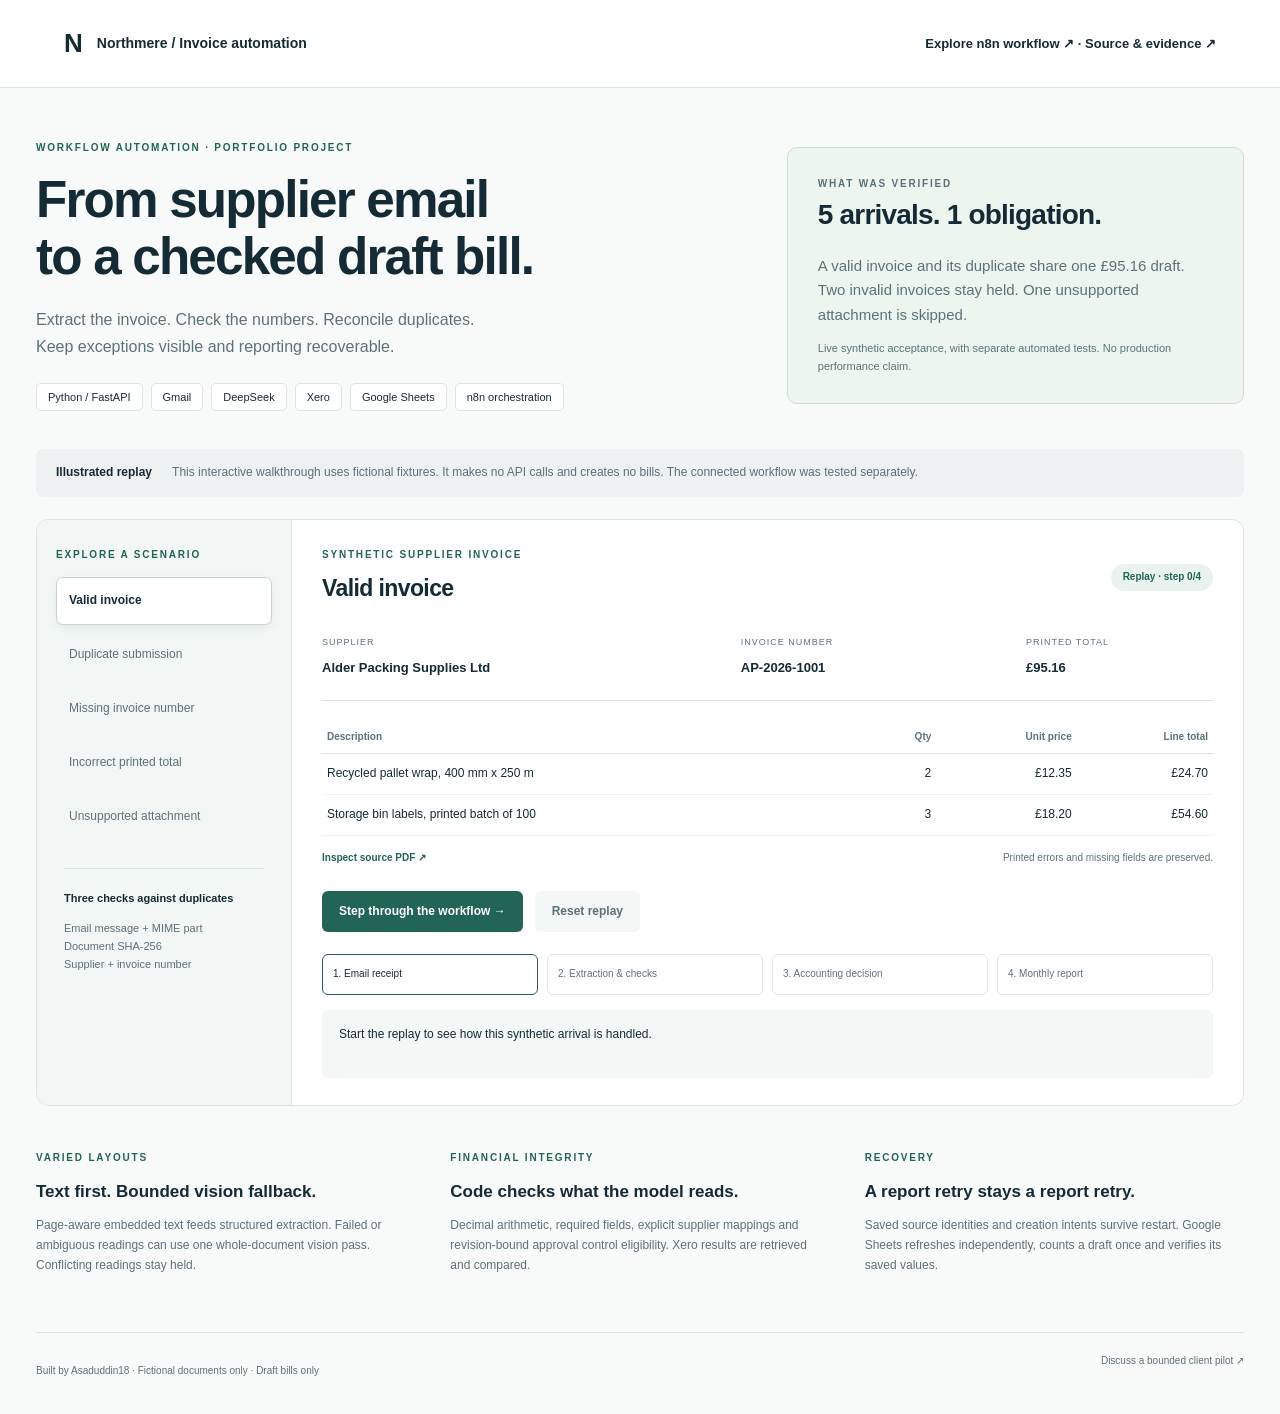
<file: site/index.html>
<!doctype html>
<html lang="en"><head><meta charset="utf-8"><meta name="viewport" content="width=device-width,initial-scale=1"><meta name="description" content="Supplier invoice automation portfolio: Gmail, DeepSeek extraction, validation, configurable review, Xero drafts and Google Sheets."><title>Northmere · Invoice automation</title><link rel="stylesheet" href="style.css"><script src="demo.js" defer></script></head>
<body><header><a class="brand" href="./">N<span>Northmere / Invoice automation</span></a><nav><a href="n8n.html">Explore n8n workflow ↗</a> · <a href="https://github.com/Asaduddin18/invoice-intake-automation-portfolio">Source &amp; evidence ↗</a></nav></header>
<main><section class="hero"><div><p class="eyebrow">WORKFLOW AUTOMATION · PORTFOLIO PROJECT</p><h1>From supplier email<br>to a checked draft bill.</h1><p class="intro">Extract the invoice. Check the numbers. Reconcile duplicates.<br>Keep exceptions visible and reporting recoverable.</p><div class="chips"><span>Python / FastAPI</span><span>Gmail</span><span>DeepSeek</span><span>Xero</span><span>Google Sheets</span><span>n8n orchestration</span></div></div><aside class="evidence"><p class="eyebrow">WHAT WAS VERIFIED</p><strong>5 arrivals. 1 obligation.</strong><p>A valid invoice and its duplicate share one £95.16 draft. Two invalid invoices stay held. One unsupported attachment is skipped.</p><p class="small">Live synthetic acceptance, with separate automated tests. No production performance claim.</p></aside></section>
<section class="notice"><b>Illustrated replay</b><span>This interactive walkthrough uses fictional fixtures. It makes no API calls and creates no bills. The connected workflow was tested separately.</span></section>
<section class="workspace"><aside class="chooser"><p class="eyebrow">EXPLORE A SCENARIO</p><div id="scenarios"></div><div class="key"><b>Three checks against duplicates</b><p>Email message + MIME part<br>Document SHA-256<br>Supplier + invoice number</p></div></aside><article class="case"><div class="casehead"><div><p class="eyebrow">SYNTHETIC SUPPLIER INVOICE</p><h2 id="case-name">Loading fixtures…</h2></div><span id="badge" class="badge">Ready</span></div><div class="facts"><div><small>SUPPLIER</small><b id="supplier"></b></div><div><small>INVOICE NUMBER</small><b id="number"></b></div><div><small>PRINTED TOTAL</small><b id="total"></b></div></div><div class="tablewrap"><table><thead><tr><th>Description</th><th>Qty</th><th>Unit price</th><th>Line total</th></tr></thead><tbody id="items"></tbody></table></div><div class="sourcebar"><a id="source" target="_blank" rel="noopener">Inspect source PDF ↗</a><span>Printed errors and missing fields are preserved.</span></div><div class="runbar"><button id="run" type="button">Step through the workflow →</button><button id="reset" type="button" class="quiet">Reset replay</button></div><ol class="flow" id="flow"></ol><div class="outcome" id="outcome" aria-live="polite"></div></article></section>
<section class="closing"><article><p class="eyebrow">VARIED LAYOUTS</p><h3>Text first. Bounded vision fallback.</h3><p>Page-aware embedded text feeds structured extraction. Failed or ambiguous readings can use one whole-document vision pass. Conflicting readings stay held.</p></article><article><p class="eyebrow">FINANCIAL INTEGRITY</p><h3>Code checks what the model reads.</h3><p>Decimal arithmetic, required fields, explicit supplier mappings and revision-bound approval control eligibility. Xero results are retrieved and compared.</p></article><article><p class="eyebrow">RECOVERY</p><h3>A report retry stays a report retry.</h3><p>Saved source identities and creation intents survive restart. Google Sheets refreshes independently, counts a draft once and verifies its saved values.</p></article></section>
<footer><p>Built by <a href="https://github.com/Asaduddin18">Asaduddin18</a> · Fictional documents only · Draft bills only</p><a href="https://github.com/Asaduddin18/invoice-intake-automation-portfolio/blob/main/docs/client-pilot.md">Discuss a bounded client pilot ↗</a></footer></main></body></html>
</file>
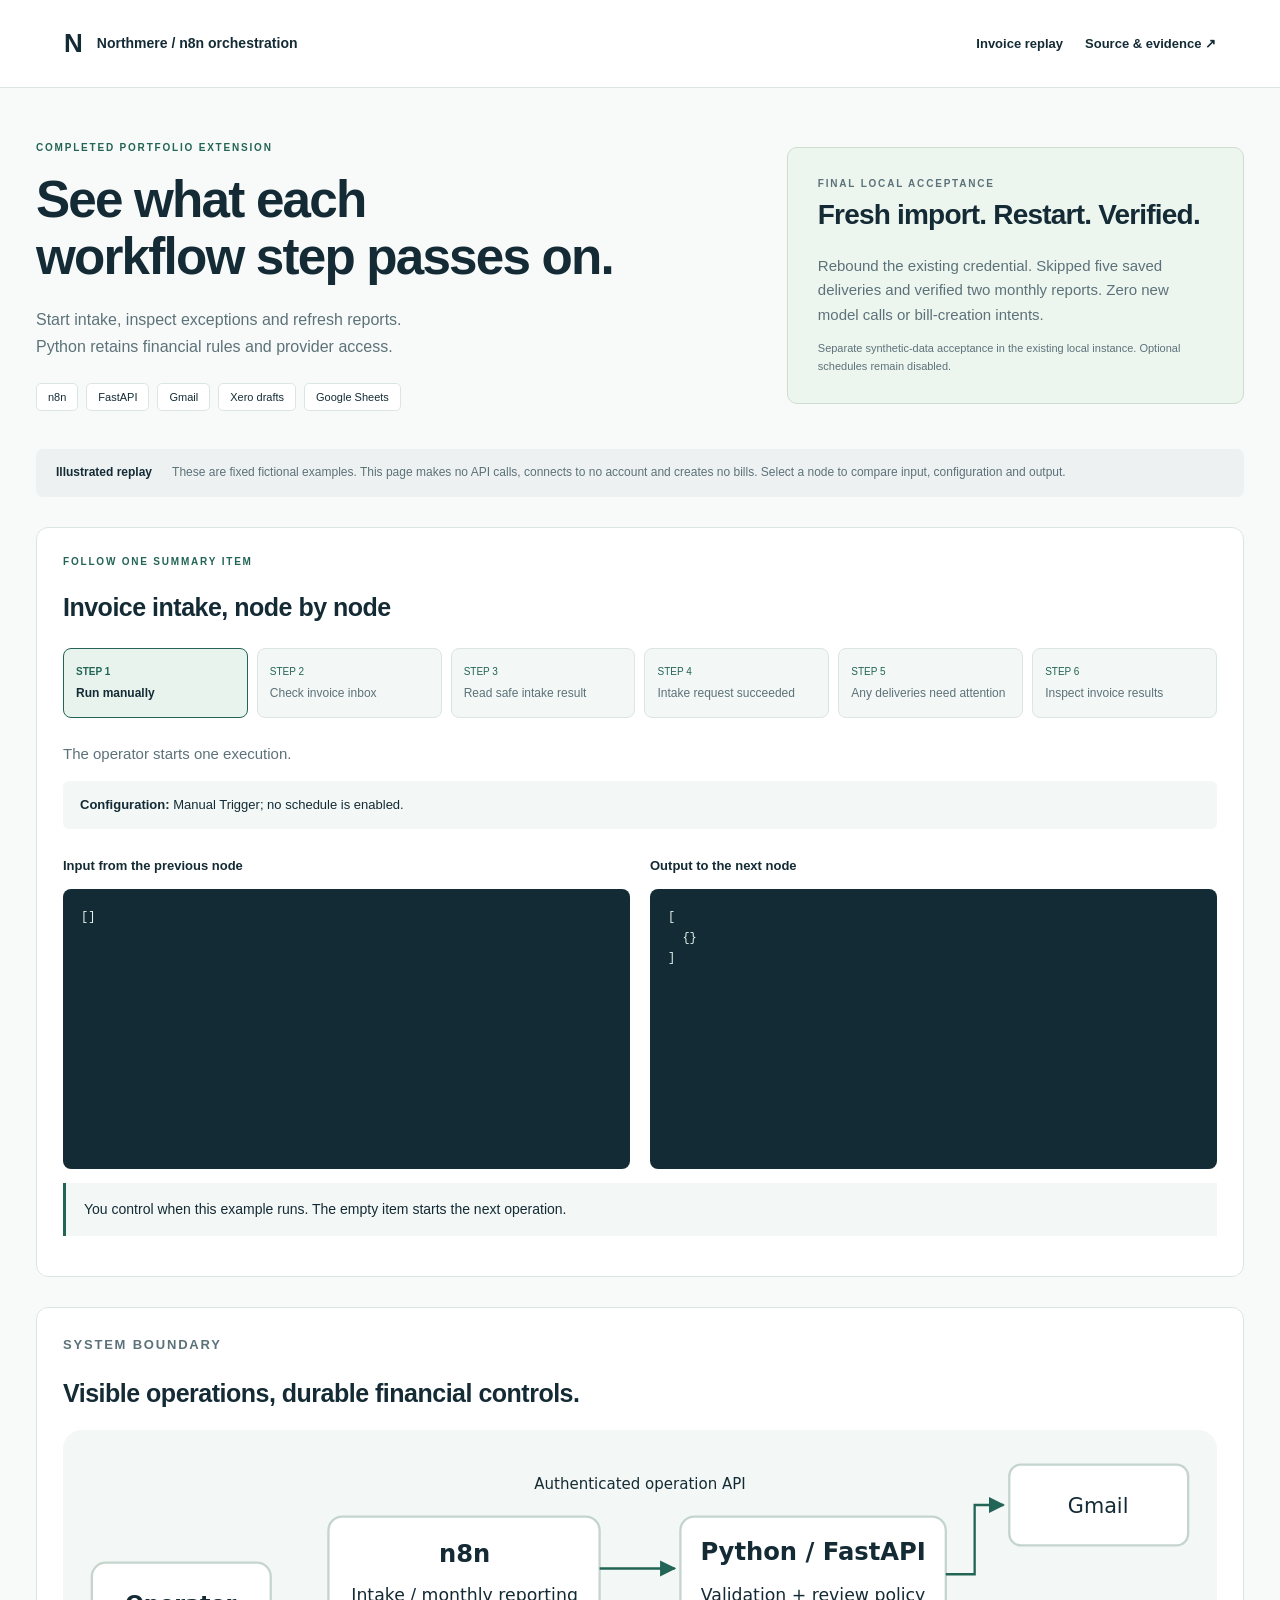
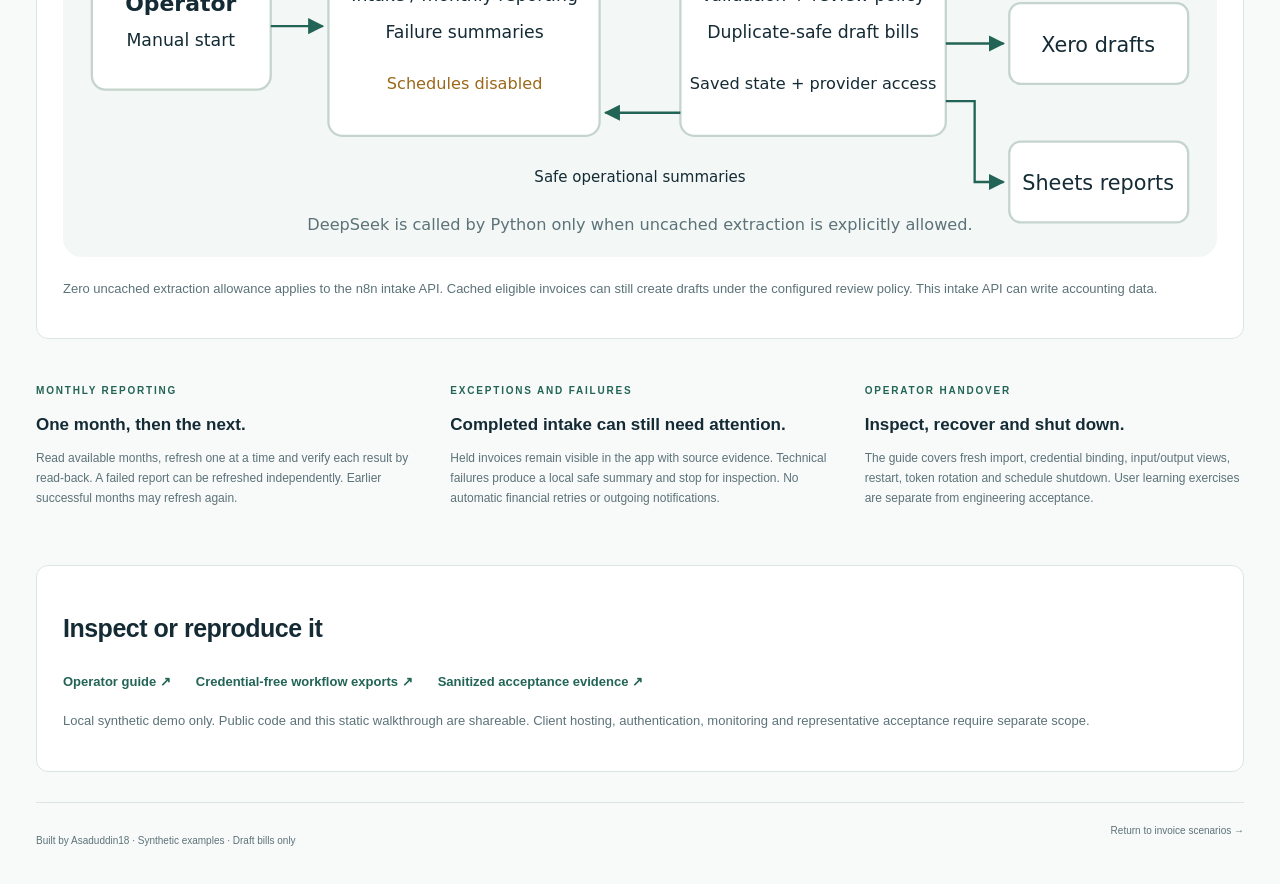
<file: site/n8n.html>
<!doctype html>
<html lang="en"><head><meta charset="utf-8"><meta name="viewport" content="width=device-width,initial-scale=1"><meta name="description" content="Inspect n8n invoice automation node inputs, outputs, exception routing and recovery using fictional fixed data."><title>Northmere · n8n workflow walkthrough</title><link rel="stylesheet" href="style.css"><link rel="stylesheet" href="n8n.css"><script src="n8n-demo.js" defer></script></head>
<body><header><a class="brand" href="./">N<span>Northmere / n8n orchestration</span></a><nav><a href="./">Invoice replay</a><a href="https://github.com/Asaduddin18/invoice-intake-automation-portfolio">Source &amp; evidence ↗</a></nav></header>
<main><section class="hero"><div><p class="eyebrow">COMPLETED PORTFOLIO EXTENSION</p><h1>See what each<br>workflow step passes on.</h1><p class="intro">Start intake, inspect exceptions and refresh reports.<br>Python retains financial rules and provider access.</p><div class="chips"><span>n8n</span><span>FastAPI</span><span>Gmail</span><span>Xero drafts</span><span>Google Sheets</span></div></div><aside class="evidence"><p class="eyebrow">FINAL LOCAL ACCEPTANCE</p><strong>Fresh import. Restart. Verified.</strong><p>Rebound the existing credential. Skipped five saved deliveries and verified two monthly reports. Zero new model calls or bill-creation intents.</p><p class="small">Separate synthetic-data acceptance in the existing local instance. Optional schedules remain disabled.</p></aside></section>
<section class="notice"><b>Illustrated replay</b><span>These are fixed fictional examples. This page makes no API calls, connects to no account and creates no bills. Select a node to compare input, configuration and output.</span></section>
<section class="orchestration" aria-labelledby="inspect-title"><p class="eyebrow">FOLLOW ONE SUMMARY ITEM</p><h2 id="inspect-title">Invoice intake, node by node</h2><div id="node-buttons" class="node-buttons" aria-label="Workflow steps"></div><article class="node-detail"><p id="node-purpose" class="intro"></p><p class="configuration"><b>Configuration:</b> <span id="node-config"></span></p><div class="payloads"><section><h3>Input from the previous node</h3><pre id="node-input"></pre></section><section><h3>Output to the next node</h3><pre id="node-output"></pre></section></div><p id="node-business" class="business" aria-live="polite"></p></article></section>
<section class="architecture"><p class="eyebrow">SYSTEM BOUNDARY</p><h2>Visible operations, durable financial controls.</h2><img src="images/n8n-architecture.svg" alt="Operator starts n8n; authenticated requests reach Python financial controls and provider connections; summaries return to n8n." width="1000" height="370"><p>Zero uncached extraction allowance applies to the n8n intake API. Cached eligible invoices can still create drafts under the configured review policy. This intake API can write accounting data.</p></section>
<section class="closing"><article><p class="eyebrow">MONTHLY REPORTING</p><h3>One month, then the next.</h3><p>Read available months, refresh one at a time and verify each result by read-back. A failed report can be refreshed independently. Earlier successful months may refresh again.</p></article><article><p class="eyebrow">EXCEPTIONS AND FAILURES</p><h3>Completed intake can still need attention.</h3><p>Held invoices remain visible in the app with source evidence. Technical failures produce a local safe summary and stop for inspection. No automatic financial retries or outgoing notifications.</p></article><article><p class="eyebrow">OPERATOR HANDOVER</p><h3>Inspect, recover and shut down.</h3><p>The guide covers fresh import, credential binding, input/output views, restart, token rotation and schedule shutdown. User learning exercises are separate from engineering acceptance.</p></article></section>
<section class="resources"><h2>Inspect or reproduce it</h2><a href="https://github.com/Asaduddin18/invoice-intake-automation-portfolio/blob/main/docs/n8n-handover.md">Operator guide ↗</a><a href="https://github.com/Asaduddin18/invoice-intake-automation-portfolio/tree/main/deploy/n8n/phase-10">Credential-free workflow exports ↗</a><a href="https://github.com/Asaduddin18/invoice-intake-automation-portfolio/blob/main/artifacts/public/n8n-release.json">Sanitized acceptance evidence ↗</a><p>Local synthetic demo only. Public code and this static walkthrough are shareable. Client hosting, authentication, monitoring and representative acceptance require separate scope.</p></section>
<footer><p>Built by <a href="https://github.com/Asaduddin18">Asaduddin18</a> · Synthetic examples · Draft bills only</p><a href="./">Return to invoice scenarios →</a></footer></main></body></html>
</file>
<file: site/style.css>
:root{--ink:#142b35;--muted:#5c7279;--line:#dce5e6;--green:#226455;--wash:#f3f7f5;--amber:#9b681b}*{box-sizing:border-box}body{margin:0;background:#f8faf9;color:var(--ink);font:15px/1.65 -apple-system,BlinkMacSystemFont,"Segoe UI",sans-serif}a{color:inherit;text-decoration:none}a:hover{text-decoration:underline}header{height:88px;border-bottom:1px solid var(--line);display:flex;align-items:center;justify-content:space-between;padding:0 5vw;background:white}.brand{display:flex;gap:14px;align-items:center;font-weight:800;font-size:26px}.brand span{font-size:14px;font-weight:600}nav{font-size:13px;font-weight:600}main{max-width:1400px;margin:auto;padding:52px 36px 0}.hero{display:grid;grid-template-columns:1.5fr 1fr;gap:65px;align-items:center;margin-bottom:38px}.eyebrow{font-size:10px;letter-spacing:1.8px;font-weight:750;color:var(--green);margin:0 0 14px}h1{font-size:clamp(34px,4vw,55px);line-height:1.12;letter-spacing:-1.8px;margin:0 0 22px;font-weight:720}.intro{color:var(--muted);font-size:16px}.chips{display:flex;gap:8px;flex-wrap:wrap;margin-top:23px}.chips span{border:1px solid var(--line);padding:4px 11px;border-radius:5px;background:white;font-size:11px}.evidence{padding:28px 30px;border:1px solid #cdddce;background:#edf5ef;border-radius:10px}.evidence strong{font-size:28px;letter-spacing:-.8px}.evidence p{color:var(--muted);margin-bottom:0}.evidence .small{font-size:11px}.notice{display:flex;gap:20px;padding:14px 20px;background:#edf1f2;border-radius:7px;font-size:12px;margin-bottom:22px}.notice b{white-space:nowrap}.notice span{color:var(--muted)}.workspace{display:grid;grid-template-columns:255px 1fr;border:1px solid var(--line);border-radius:12px;overflow:hidden;background:white}.chooser{background:#f2f6f4;padding:27px 19px;border-right:1px solid var(--line)}.chooser button{display:block;width:100%;text-align:left;border:1px solid transparent;background:transparent;border-radius:7px;padding:13px 12px;margin:6px 0;color:var(--muted);font:inherit;font-size:12px;cursor:pointer}.chooser button.active{background:white;border-color:#c5d5ce;color:var(--ink);font-weight:650;box-shadow:0 3px 8px #132d3810}.key{margin:28px 8px 0;border-top:1px solid var(--line);padding-top:20px;font-size:11px;color:var(--muted)}.key b{color:var(--ink)}.case{padding:27px 30px}.casehead{display:flex;justify-content:space-between;align-items:center}.casehead h2{font-size:23px;margin:0;letter-spacing:-.6px}.casehead .eyebrow{margin-bottom:7px}.badge{font-size:10px;font-weight:700;border-radius:20px;padding:5px 12px;color:var(--green);background:#e9f2ed}.badge.held{color:var(--amber);background:#fff1da}.facts{display:grid;grid-template-columns:1.5fr 1fr .7fr;gap:18px;margin:27px 0 20px;padding-bottom:20px;border-bottom:1px solid var(--line)}small{display:block;font-size:9px;color:var(--muted);letter-spacing:1px;margin-bottom:5px}.facts b{font-size:13px}.tablewrap{overflow:auto}table{width:100%;border-collapse:collapse;font-size:12px}th{text-align:left;font-weight:600;color:var(--muted);font-size:10px;padding:8px 5px;border-bottom:1px solid var(--line)}td{padding:10px 5px;border-bottom:1px solid #edf1ef}th:not(:first-child),td:not(:first-child){text-align:right;white-space:nowrap}.sourcebar{display:flex;justify-content:space-between;gap:15px;margin-top:14px;font-size:10px}.sourcebar a{font-weight:700;color:var(--green)}.sourcebar span{color:var(--muted)}.runbar{display:flex;gap:12px;margin-top:24px}button{border:0;font:inherit}.runbar button{padding:11px 17px;border-radius:6px;background:var(--green);color:white;font-size:12px;font-weight:600;cursor:pointer}.runbar button.quiet{background:var(--wash);color:var(--muted)}.flow{display:grid;grid-template-columns:repeat(4,1fr);gap:9px;padding:0;list-style:none;margin:22px 0 15px}.flow li{border:1px solid var(--line);border-radius:6px;padding:11px 10px;font-size:10px;color:var(--muted)}.flow li.done{color:var(--green);background:#edf5ef;border-color:#c9ded0}.flow li.current{border-color:var(--green);color:var(--ink)}.outcome{padding:15px 17px;background:var(--wash);border-radius:6px;font-size:12px;min-height:68px}.outcome.held{background:#fff7e9;color:#77511c}.closing{display:grid;grid-template-columns:repeat(3,1fr);gap:35px;margin:44px 0}.closing h3{font-size:17px;line-height:1.4;margin:0}.closing p:not(.eyebrow){font-size:12px;color:var(--muted)}footer{display:flex;justify-content:space-between;gap:20px;border-top:1px solid var(--line);padding:20px 0 25px;color:var(--muted);font-size:10px}button:focus-visible,a:focus-visible{outline:3px solid #86bca5;outline-offset:3px}@media(max-width:800px){header{padding:0 22px;height:70px}.brand span{font-size:11px}nav{font-size:10px}main{padding:30px 18px 0}.hero{grid-template-columns:1fr;gap:20px}.evidence{padding:20px}.workspace{grid-template-columns:1fr}.chooser{border-right:0;border-bottom:1px solid var(--line)}#scenarios{display:flex;flex-wrap:wrap}.chooser button{width:auto;padding:8px}.key{display:none}.case{padding:22px 18px}.facts{grid-template-columns:1fr 1fr}.flow{grid-template-columns:1fr 1fr}.sourcebar,.notice,footer{flex-direction:column;gap:8px}.closing{grid-template-columns:1fr;gap:20px}.chips{margin-top:15px}}
</file>
<file: site/n8n.css>
nav{display:flex;gap:22px;flex-wrap:wrap}.orchestration,.architecture,.resources{margin:30px 0;padding:26px;border:1px solid var(--line);border-radius:12px;background:white}h2{font-size:25px;line-height:1.3;letter-spacing:-.5px}.node-buttons{display:grid;grid-template-columns:repeat(6,1fr);gap:9px;margin:24px 0}.node-buttons button{padding:15px 12px;border:1px solid var(--line);border-radius:8px;color:var(--muted);background:var(--wash);cursor:pointer;text-align:left;font-size:12px;line-height:1.5}.node-buttons button[aria-pressed=true]{background:#e8f3ed;border-color:var(--green);color:var(--ink);font-weight:700}.node-buttons span{display:block;font-size:10px;margin-bottom:5px;color:var(--green)}.node-detail .intro{font-size:15px}.configuration{background:var(--wash);padding:13px 17px;border-radius:6px;font-size:13px}.payloads{display:grid;grid-template-columns:1fr 1fr;gap:20px}.payloads h3{font-size:13px}.payloads pre{margin:0;padding:18px;background:#132b35;color:#e4f2ec;border-radius:8px;overflow:auto;min-height:280px;max-height:420px;font:12px/1.7 ui-monospace,SFMono-Regular,Consolas,monospace}.business{padding:15px 18px;border-left:3px solid var(--green);background:var(--wash);font-size:14px}.architecture img{width:100%;height:auto}.architecture p,.resources p{font-size:13px;color:var(--muted)}.resources a{display:inline-block;margin:5px 25px 5px 0;color:var(--green);font-weight:650;font-size:13px}@media(max-width:800px){.node-buttons{grid-template-columns:repeat(2,1fr)}.payloads{grid-template-columns:1fr}.orchestration,.architecture,.resources{padding:18px}.payloads pre{min-height:150px}.brand span{max-width:120px}nav{gap:10px}}
</file>
